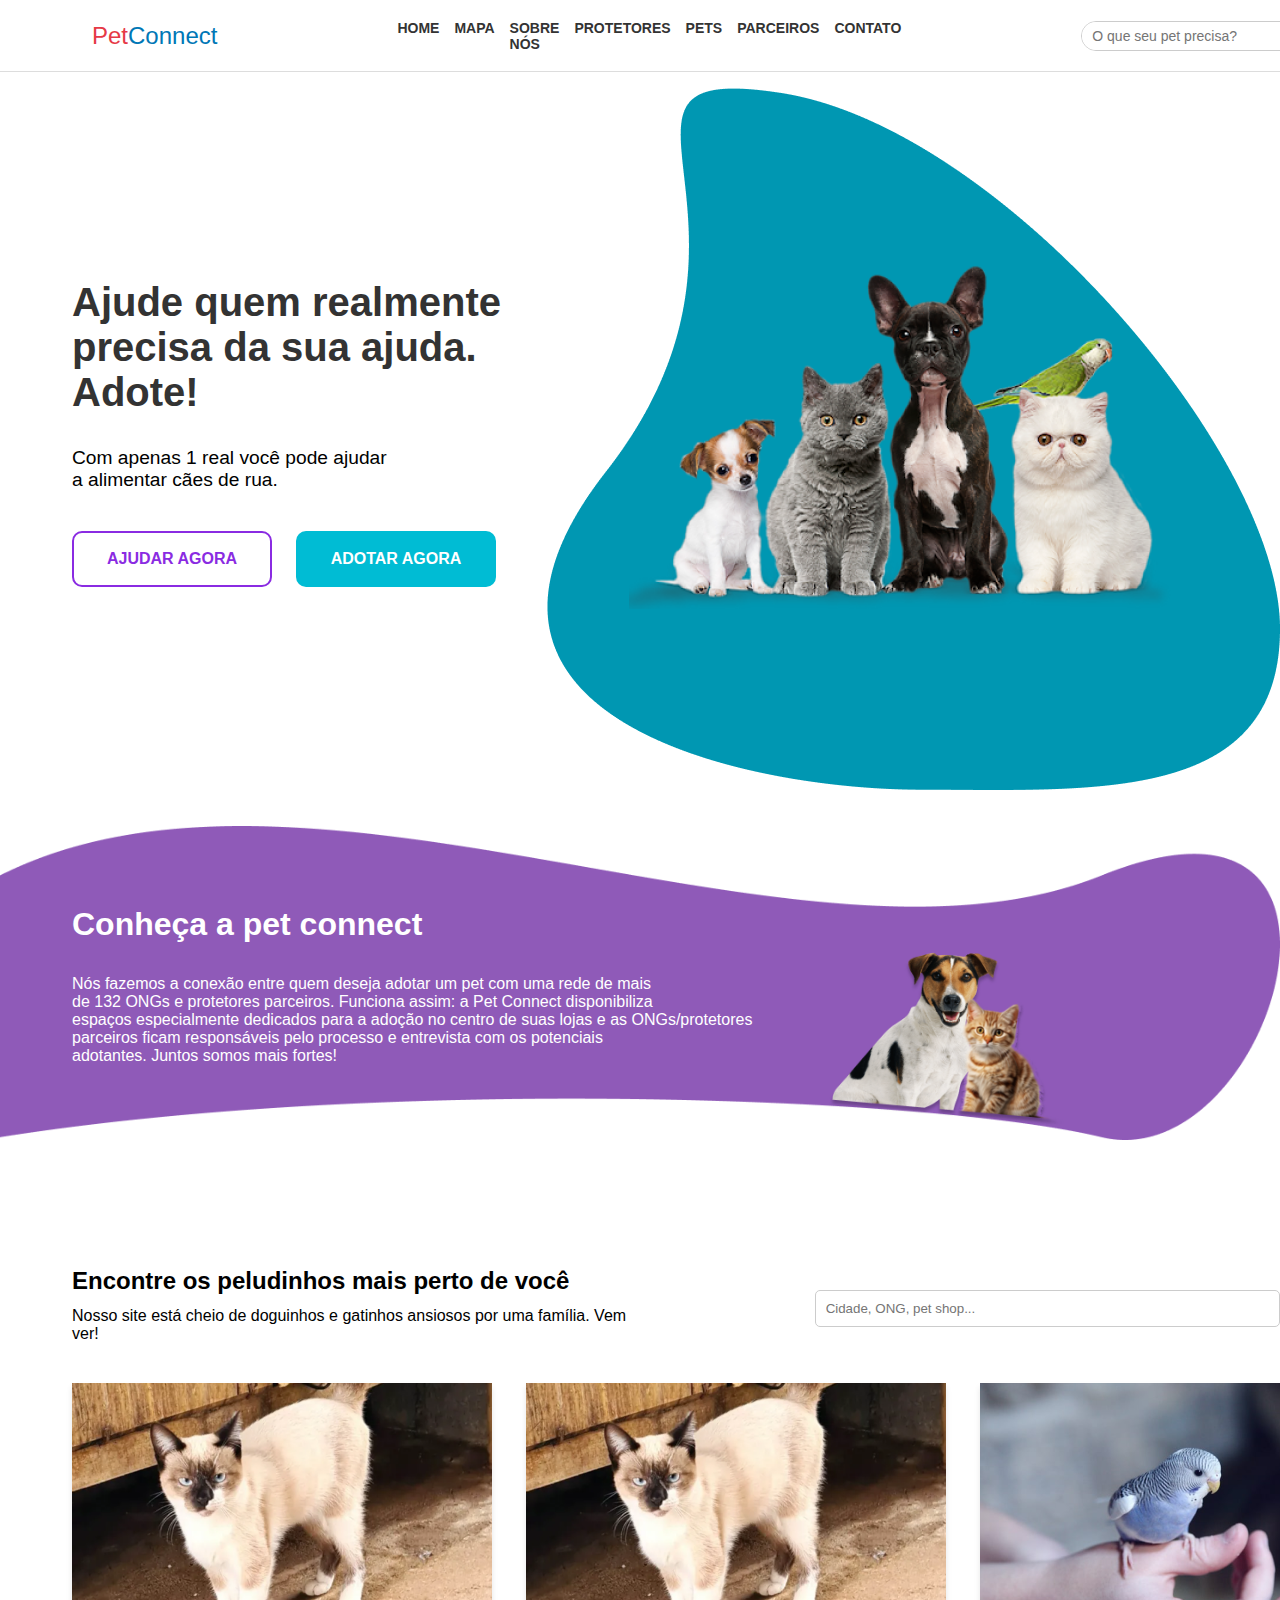
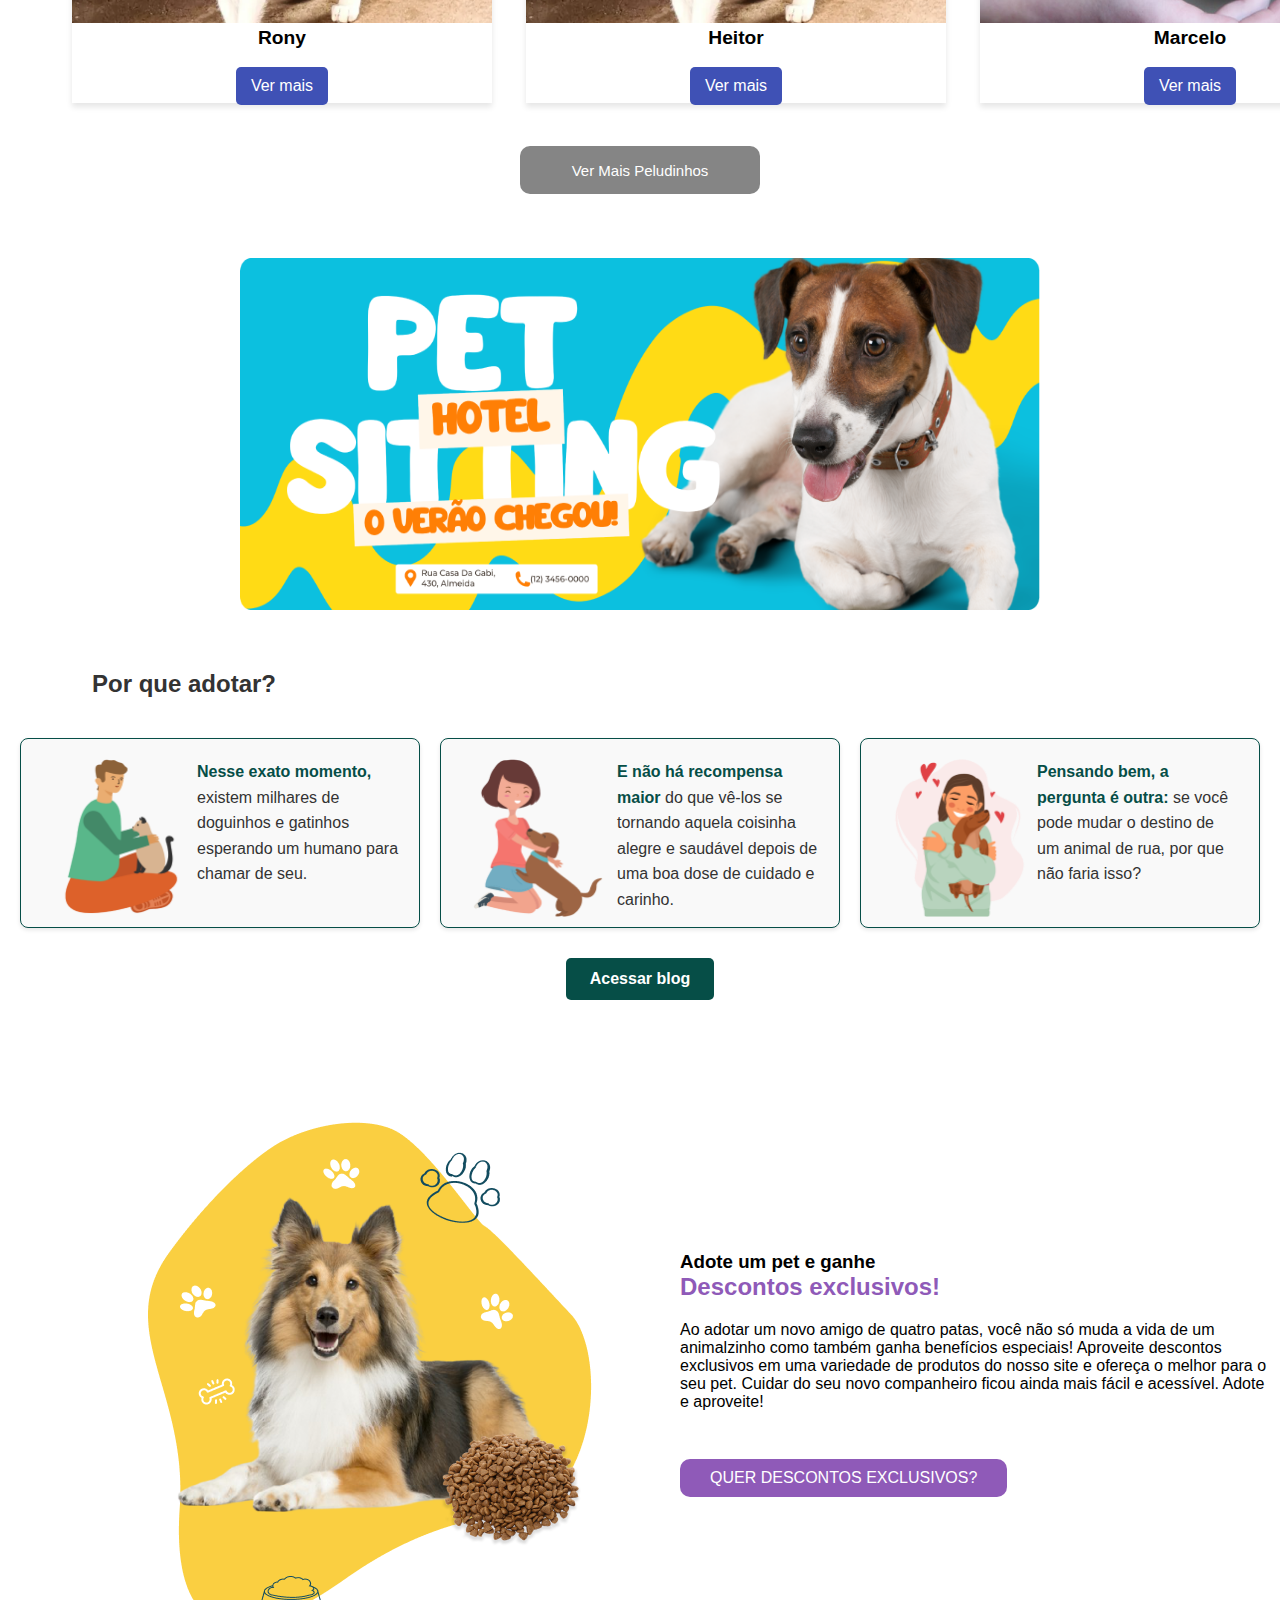
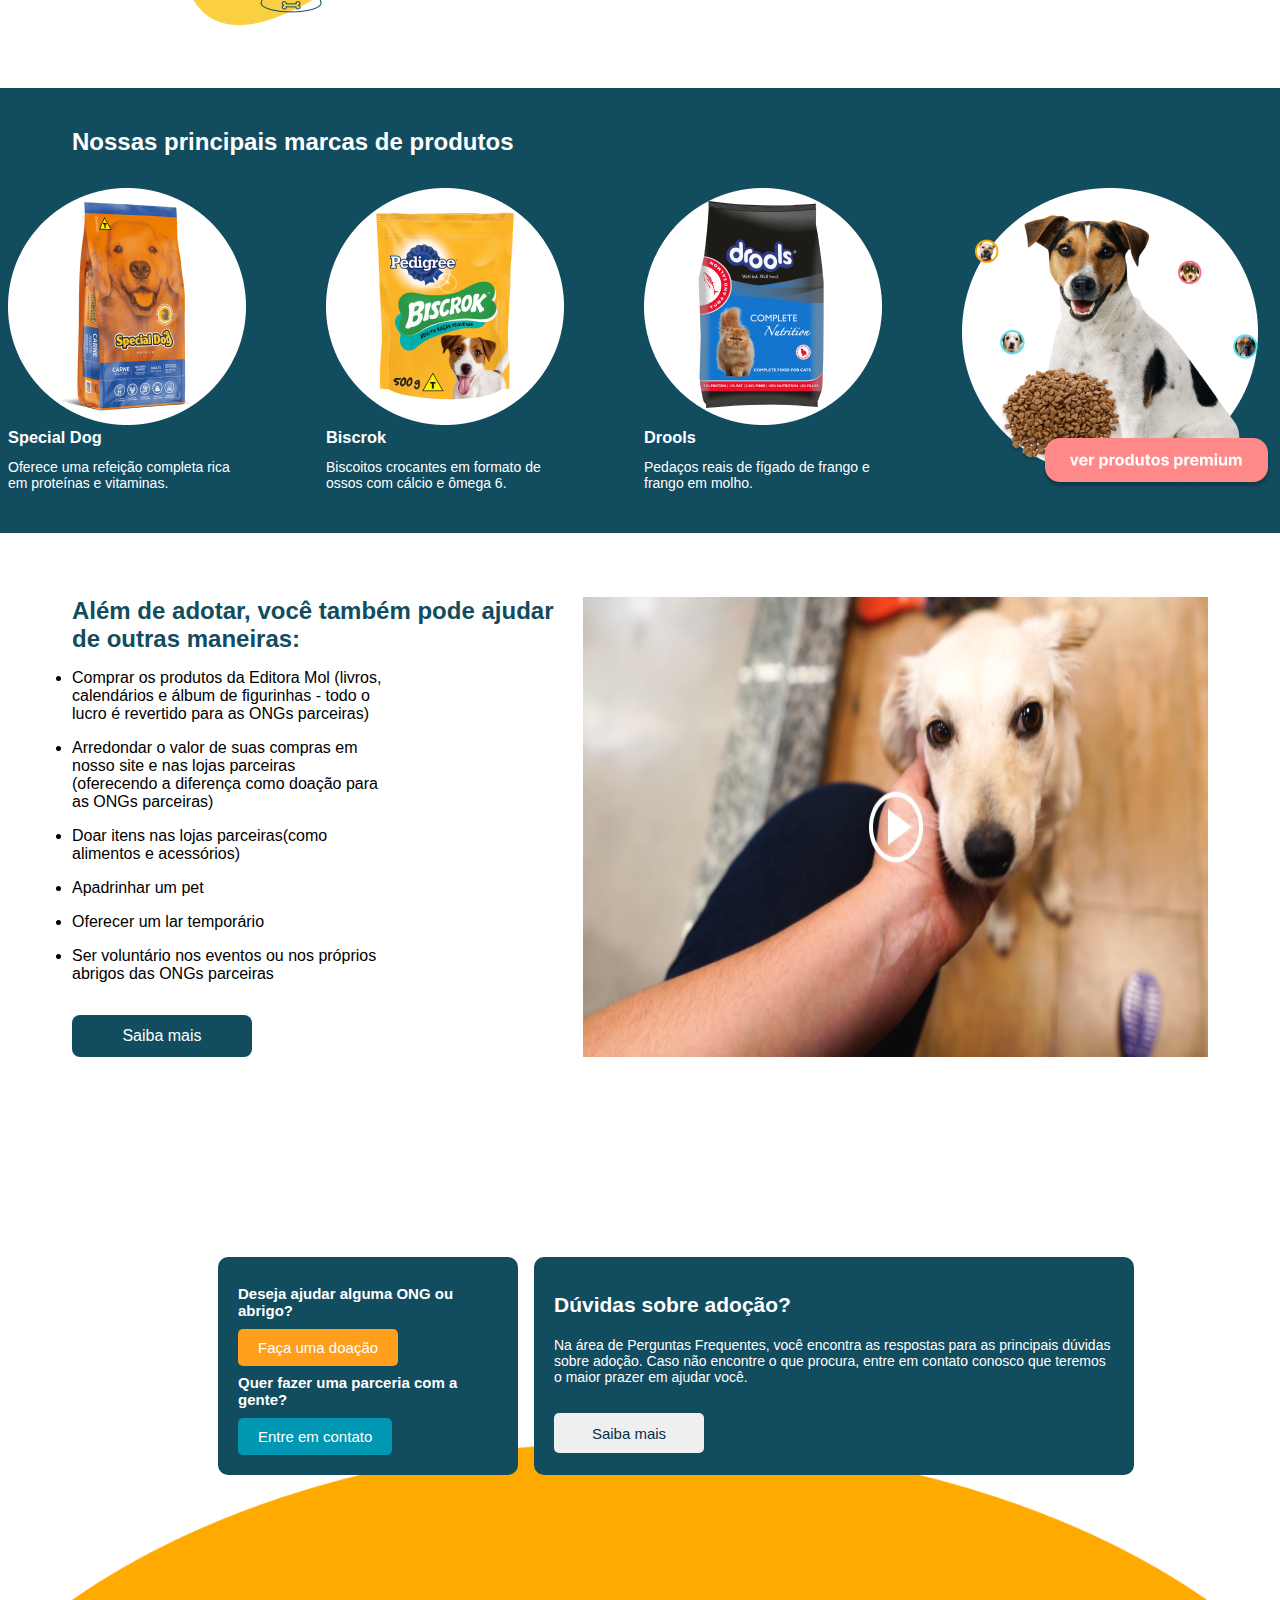
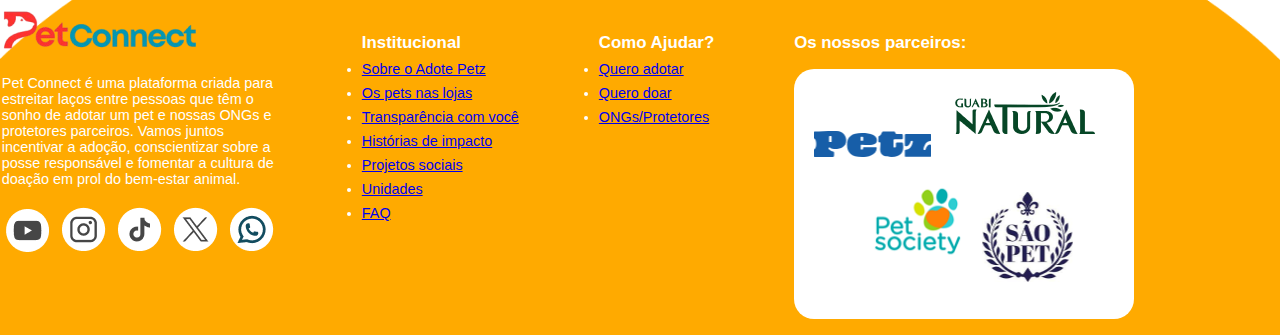
<file: Inicial-Logada/index.html>
<!DOCTYPE html>
<html lang="pt-br">

<head>
    <meta charset="UTF-8">
    <meta name="viewport" content="width=device-width, initial-scale=1.0">
    <title>Pet Connect</title>
    <link rel="stylesheet" href="style.css">
</head>

<body>
    <main>
        <!-- Hero Section -->
        <section class="hero">
            <header class="top-header">
                <div class="container">
                    <!-- Logo -->
                    <div class="logo">
                        <span class="red">Pet</span><span class="blue">Connect</span>
                    </div>

                    <!-- Navegação -->
                    <nav class="nav-menu">
                        <a href="#">HOME</a>
                        <a href="#">MAPA</a>
                        <a href="#">SOBRE NÓS</a>
                        <a href="#">PROTETORES</a>
                        <a href="#">PETS</a>
                        <a href="#">PARCEIROS</a>
                        <a href="#">CONTATO</a>
                    </nav>

                    <!-- Busca e ícones -->
                    <div class="search-cart-profile">
                        <div class="search-bar">
                            <input type="text" placeholder="O que seu pet precisa?">
                            <button><img src="Imagens/Lupa_inicial.png" alt="Ícone de busca"></button>
                        </div>
                        <div class="icons">
                            <img class="Carrinho" src="Imagens/carrinho.png" alt="Carrinho">
                            <a href="https://felipehpsenai.github.io/Petconnect/Perfil"><img class="pfp"class="profile" src="Imagens/iuricode_Barra.png" alt="Perfil"></a>
                        </div>
                    </div>
                </div>
            </header>
            <div class="hero-content">
                <div class="hero-text">
                    <h1>Ajude quem realmente precisa da sua ajuda. <br>
                        Adote!</h1>
                    <p>Com apenas 1 real você pode ajudar <br> a alimentar cães de rua.</p>
                    <div class="buttons">
                        <button class="btn-outline">AJUDAR AGORA</button>
                        <button class="btn-filled">ADOTAR AGORA</button>
                    </div>
                </div>
                <div class="hero-image">
                    <img class="Pets" src="Imagens/Fundo 1.png" alt="Animais para adoção">
                </div>
            </div>
        </section>

        <!-- About Section -->
        <section class="about">
            <div class="fundo2">
                <h1>Conheça a pet connect </h1>
                <p>
                    Nós fazemos a conexão entre quem deseja adotar um pet com uma rede de mais <br>de 132 ONGs e
                    protetores parceiros.
                    Funciona assim: a Pet Connect disponibiliza <br> espaços especialmente dedicados
                    para a adoção no centro de suas lojas e as ONGs/protetores <br>parceiros ficam responsáveis pelo
                    processo e entrevista com os potenciais <br>adotantes. Juntos somos mais fortes!</p>
            </div>
        </section>

        <!-- Pets List -->
        <section class="pets-list">
            <div class="container">
                <div>
                    <h2>Encontre os peludinhos mais perto de você</h2>
                    <p>Nosso site está cheio de doguinhos e gatinhos ansiosos por uma família.
                        Vem ver!</p>
                </div>
                <input type="text" placeholder="Cidade, ONG, pet shop...">
            </div>

            <div class="pets">
                <div class="pet-card">
                    <img src="Imagens/Rony.png" alt="Gato Rony">
                    <h3>Rony</h3>
                    <button>Ver mais</button>
                </div>
                <div class="pet-card">
                    <img src="Imagens/Rony.png" alt="Cachorro Heitor">
                    <h3>Heitor</h3>
                    <button>Ver mais</button>
                </div>
                <div class="pet-card">
                    <img src="Imagens/Marcelo.png" alt="Pássaro Marcelo">
                    <h3>Marcelo</h3>
                    <button>Ver mais</button>
                </div>
            </div>

            <div class="Ver_mais_div">
                <button class="Ver_Mais"> Ver Mais Peludinhos </button>
            </div>
        </section>
        <div class="slider-container">
            <div class="slider">
                <div class="slide">
                    <img src="Imagens/Banner pet sitters hotel minimalista laranja 1.png" alt="Pet Sitting">
                </div>
                <div class="slide">
                    <img src="Imagens/Banner_gato.png" alt="Hotel para Pets">
                </div>
            </div>
        </div>
        <section class="why-adopt">

            <h2>Por que adotar?</h2>

            <div class="container2">

                <div class="cards">
                    <div class="card">
                        <img src="Imagens/homem.png" alt="Mulher com cachorro">
                        <p>
                            <strong>Nesse exato momento,</strong> existem milhares de doguinhos e gatinhos esperando um
                            humano para chamar de seu.
                        </p>
                    </div>
                    <div class="card">
                        <img src="Imagens/Mulher_cachorro.png" alt="Homem com gato">
                        <p>
                            <strong>E não há recompensa maior</strong> do que vê-los se tornando aquela coisinha alegre
                            e saudável depois de uma boa dose de cuidado e carinho.
                        </p>
                    </div>
                    <div class="card">
                        <img src="Imagens/Mulher_carinho.png" alt="Mulher abraçando cachorro">
                        <p>
                            <strong>Pensando bem, a pergunta é outra:</strong> se você pode mudar o destino de um animal
                            de rua, por que não faria isso?
                        </p>
                    </div>
                </div>
                <button class="access-blog">Acessar blog</button>
            </div>
        </section>
        <section>
            <div class="adote_descontos">
                <img src="Imagens/cachorro_desconto.png" alt="cachorro_desconto">
                <div class="texto_descontos">
                    <h3> Adote um pet e ganhe</h3>
                    <h2 class="descontos_E">Descontos exclusivos!</h2>
                    <p>Ao adotar um novo amigo de quatro patas, você não só muda a vida de um animalzinho como também
                        ganha benefícios especiais!
                        Aproveite descontos exclusivos em uma variedade de produtos do nosso site e ofereça o melhor
                        para o seu pet.
                        Cuidar do seu novo companheiro ficou ainda mais fácil e acessível. Adote e aproveite! </p>
                    <button class="botão_descontos">QUER DESCONTOS EXCLUSIVOS?</button>
                </div>
            </div>
        </section>

        <section class="section2">
            <h2> Nossas principais marcas de produtos </h2>
            <div class="div1">
                <div class="div_second">
                    <img src="Imagens/Ração_1.png" alt="">
                    <h3>Special Dog</h3>
                    <p class="info_p">Oferece uma refeição completa
                        rica em proteínas e vitaminas.</p>
                </div>
                <div class="div_second">
                    <img src="Imagens/Ração 2.png" alt="">
                    <h3>Biscrok</h3>
                    <p class="info_p">Biscoitos crocantes em formato de ossos com cálcio e ômega 6.</p>
                </div>
                <div class="div_second">
                    <img src="Imagens/ração 3.png" alt="">
                    <h3>Drools </h3>
                    <p class="info_p">Pedaços reais de fígado de frango e frango em molho.</p>
                </div>
                <div class="div_second">
                    <img src="Imagens/cachorro-5.png" alt="">
                </div>
            </div>
        </section>
    </main>
    <section class="Info_sec">
        <div class="infos">
            <h2 class="h2_info">Além de adotar, você também pode ajudar de outras maneiras:</h2>
            <ul class="ul_info">
                <li>
                    Comprar os produtos da Editora Mol (livros, calendários e álbum de figurinhas - todo o lucro é
                    revertido para as ONGs parceiras)
                </li>
                <li>
                    Arredondar o valor de suas compras em nosso site e nas lojas parceiras (oferecendo a diferença como
                    doação para as ONGs parceiras)
                </li>
                <li>
                    Doar itens nas lojas parceiras(como alimentos e acessórios)
                </li>
                <li>
                    Apadrinhar um pet
                </li>
                <li>
                    Oferecer um lar temporário
                </li>
                <li>
                    Ser voluntário nos eventos ou nos próprios abrigos das ONGs parceiras
                </li>
            </ul>
            <button class="btn_info"> Saiba mais</button>
        </div>

        <img src="Imagens/imagem ou video.png">
    </section>
    <footer>
        <div class="cards_1">

            <div class="card_1">
                <h2>Deseja ajudar alguma ONG ou abrigo?</h2>
                <button class="btn-orange">Faça uma doação</button>
                <h2>Quer fazer uma parceria com a gente?</h2>
                <button class="btn-blue">Entre em contato</button>
            </div>

            <div class="faq">
                <h2>Dúvidas sobre adoção?</h2>
                <p>Na área de Perguntas Frequentes, você encontra as respostas para as principais dúvidas sobre
                    adoção. Caso
                    não encontre o que procura, entre em contato conosco que teremos o maior prazer em ajudar você.
                </p>
                <button class="btn-white">Saiba mais</button>
            </div>

        </div>

        <div class="about_1">
            <div class="about-content">
                <img src="Imagens/PetConnect-removebg-preview 2.png" alt="Logo">
                <p>Pet Connect é uma plataforma criada para estreitar laços entre pessoas que têm o sonho de adotar
                    um
                    pet e nossas ONGs e protetores parceiros. Vamos juntos incentivar a adoção, conscientizar sobre
                    a
                    posse responsável e fomentar a cultura de doação em prol do bem-estar animal.</p>
                <div class="social-icons">
                    <img src="Imagens/Group-1.png" alt="">
                    <img src="Imagens/Group-2.png" alt="">
                    <img src="Imagens/Group-3.png" alt="">
                    <img src="Imagens/Group-4.png" alt="">
                    <img src="Imagens/Group.png" alt="">
                </div>
            </div>
            <div class="footer">
                <div class="Institucional">
                    <h3>Institucional</h3>
                    <ul>
                        <li><a href="#">Sobre o Adote Petz</a></li>
                        <li><a href="#">Os pets nas lojas</a></li>
                        <li><a href="#">Transparência com você</a></li>
                        <li><a href="#">Histórias de impacto</a></li>
                        <li><a href="#">Projetos sociais</a></li>
                        <li><a href="#">Unidades</a></li>
                        <li><a href="#">FAQ</a></li>
                    </ul>
                </div>
                <div class="links">
                    <h3>Como Ajudar?</h3>
                    <ul>
                        <li><a href="#">Quero adotar</a></li>
                        <li><a href="#">Quero doar</a></li>
                        <li><a href="#">ONGs/Protetores</a></li>
                    </ul>
                </div>
                <div class="partners">
                    <h3>Os nossos parceiros:</h3>
                    <div class="background-card">
                        <img src="Imagens/image 17.png" alt="Parceiro Petz">
                        <img src="Imagens/image 18.png" alt="Parceiro Guabi Natural">
                        <img src="Imagens/image 19.png" alt="Parceiro Pet Society">
                        <img src="Imagens/image 20.png" alt="Parceiro São Pet">
                    </div>
                </div>
            </div>
            <div>
            </div>
    </footer>
    <script src="script.js"></script>
</body>

</html>
</file>
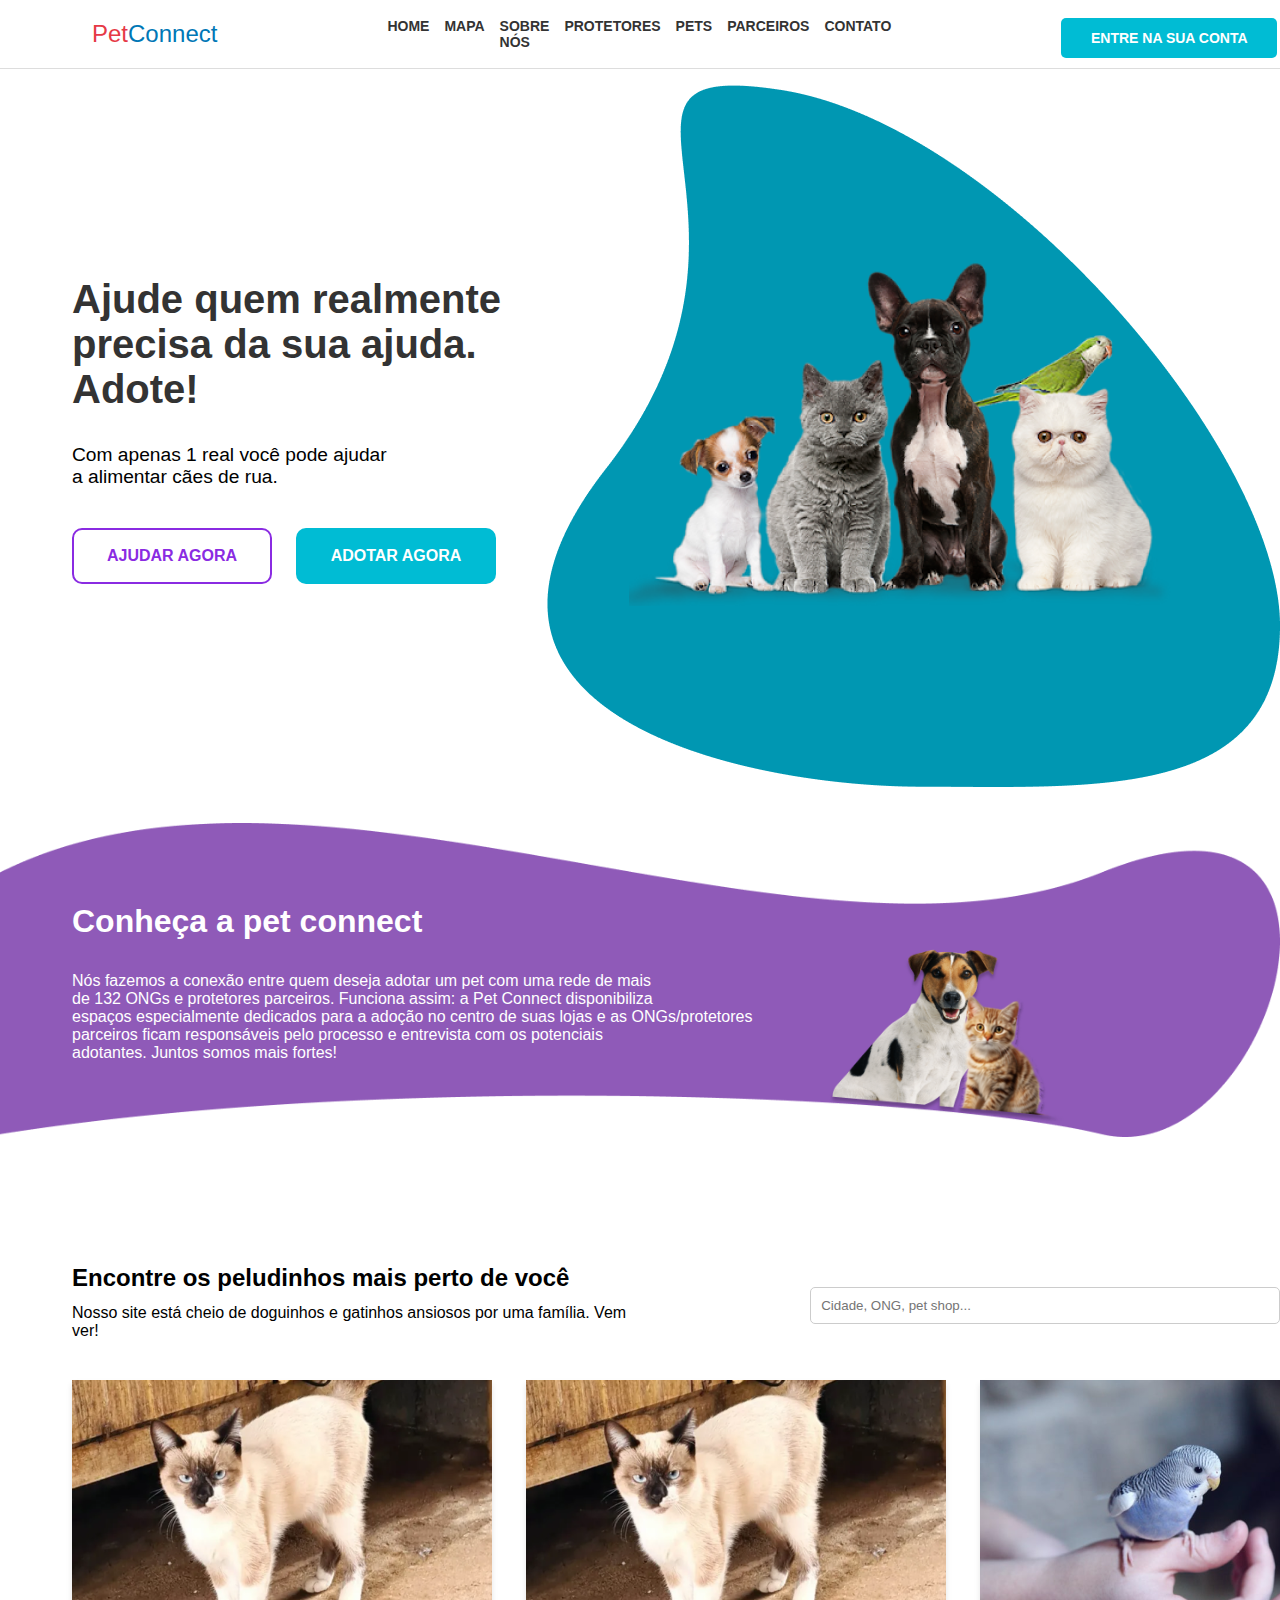
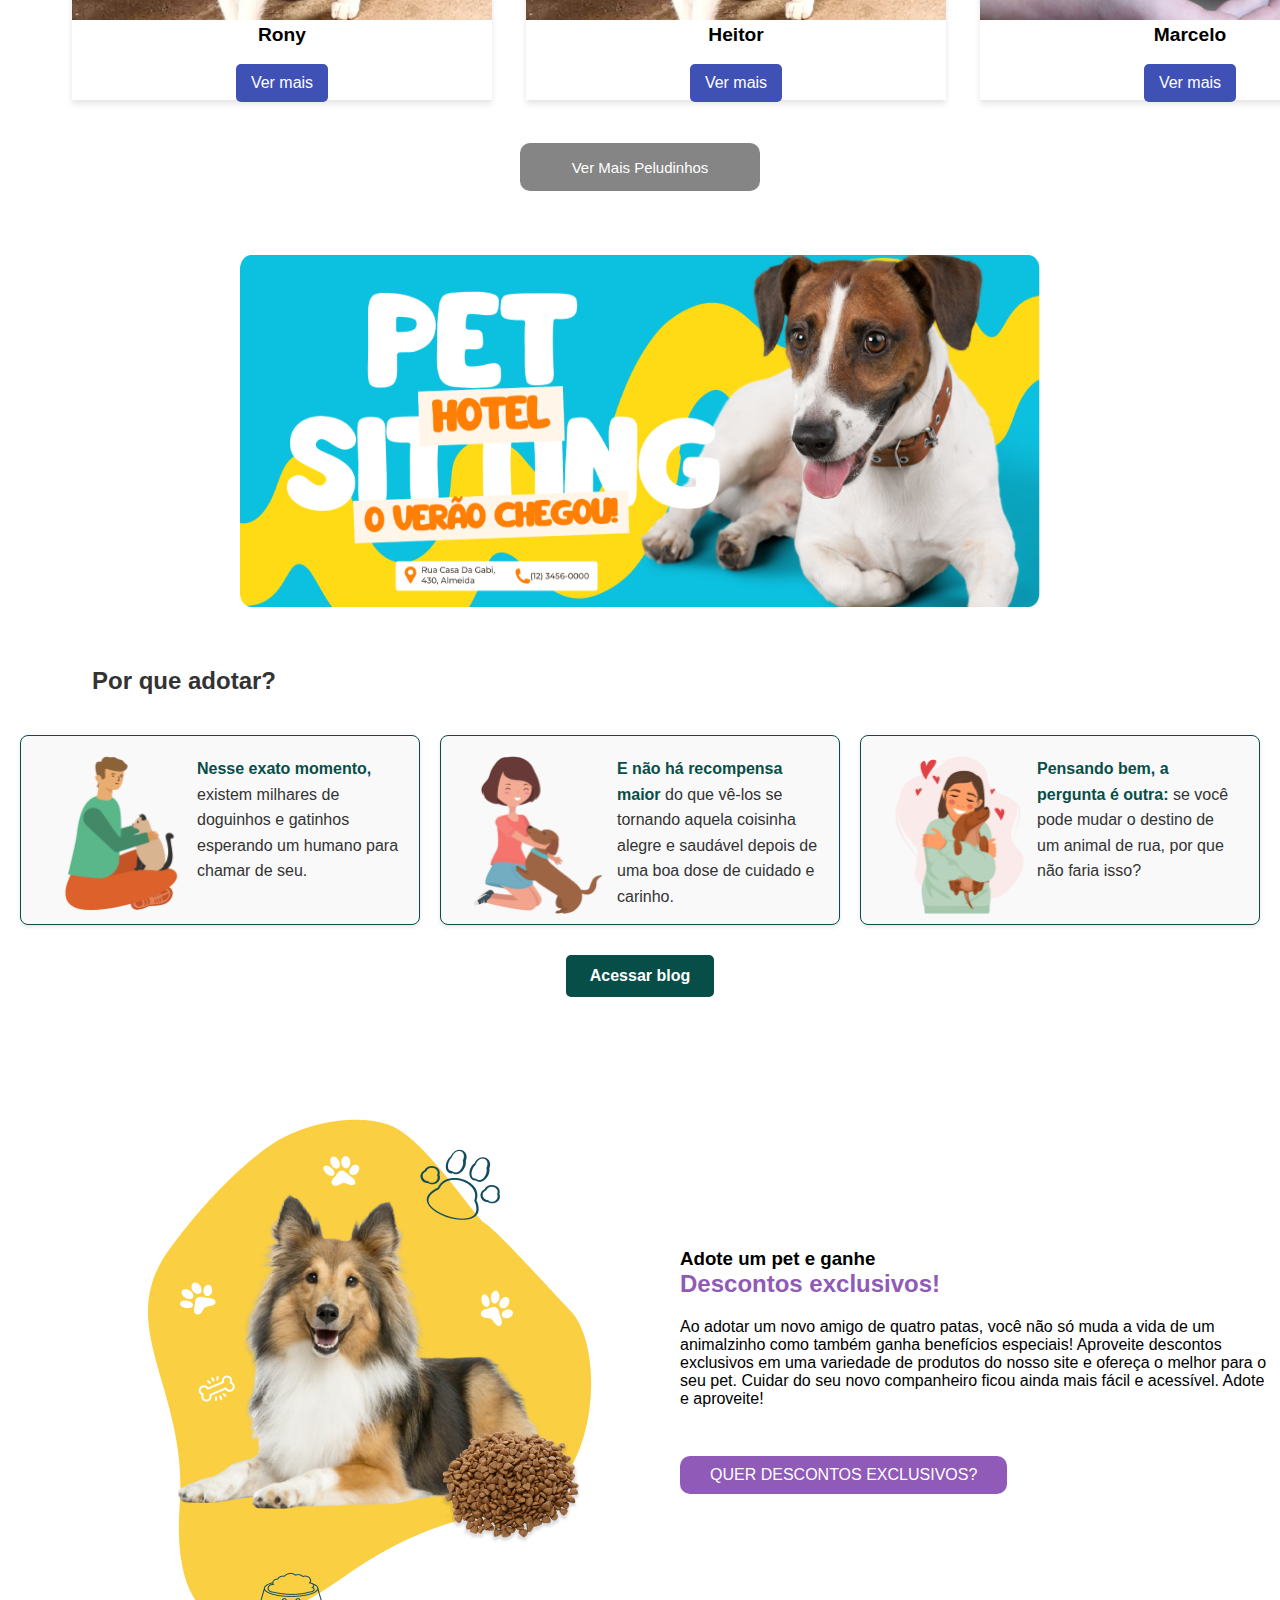
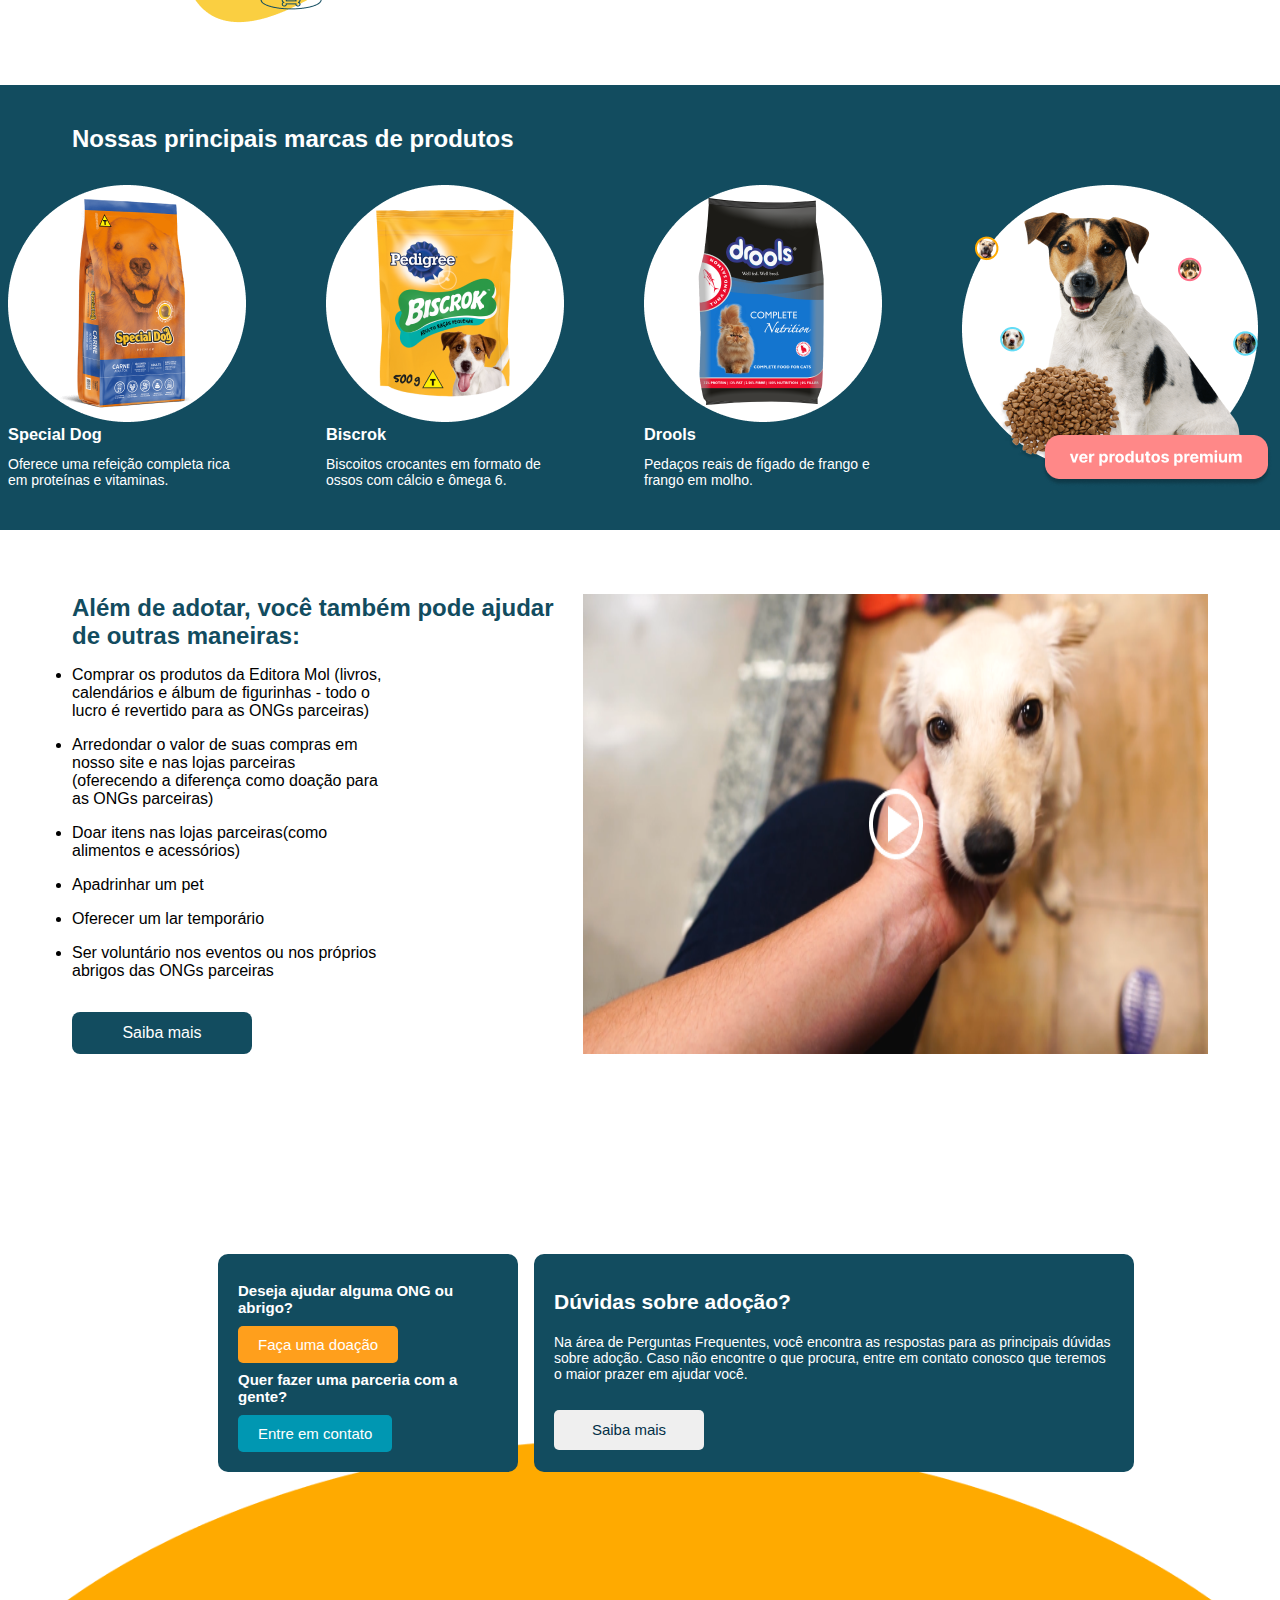
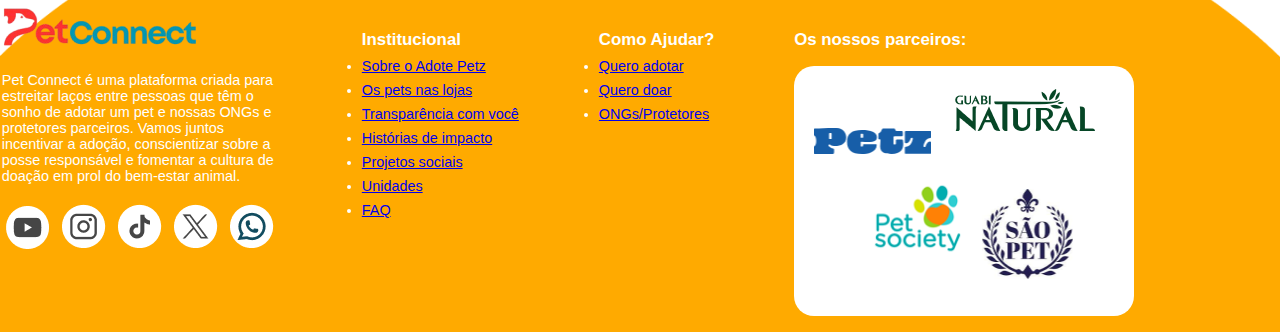
<file: Inicial/index.html>
<!DOCTYPE html>
<html lang="pt-br">

<head>
    <meta charset="UTF-8">
    <meta name="viewport" content="width=device-width, initial-scale=1.0">
    <title>Pet Connect</title>
    <link rel="stylesheet" href="style.css">
</head>

<body>
    <main>
        <!-- Hero Section -->
        <section class="hero">
            <header class="top-header">
                <div class="container">
                    <!-- Logo -->
                    <div class="logo">
                        <span class="red">Pet</span><span class="blue">Connect</span>
                    </div>

                    <!-- Navegação -->
                    <nav class="nav-menu">
                        <a href="#">HOME</a>
                        <a href="#">MAPA</a>
                        <a href="#">SOBRE NÓS</a>
                        <a href="#">PROTETORES</a>
                        <a href="#">PETS</a>
                        <a href="#">PARCEIROS</a>
                        <a href="#">CONTATO</a>
                    </nav>

                    <!-- Busca e ícones -->
                    <div class="search-cart-profile">
                        <div class="buttons">
                            <a href="https://felipehpsenai.github.io/Petconnect/Login/"> <button  class="btn-1">ENTRE NA SUA CONTA</button> </a>
                          <a href="https://felipehpsenai.github.io/Petconnect/Login/"> <button  class="btn-2">CADASTRE-SE</button></a>
                        </div>
                        </div>
                    </div>
                </div>
            </header>
            <div class="hero-content">
                <div class="hero-text">
                    <h1>Ajude quem realmente precisa da sua ajuda. <br>
                        Adote!</h1>
                    <p>Com apenas 1 real você pode ajudar <br> a alimentar cães de rua.</p>
                    <div class="buttons">
                        <button class="btn-outline">AJUDAR AGORA</button>
                        <button class="btn-filled">ADOTAR AGORA</button>
                    </div>
                </div>
                <div class="hero-image">
                    <img class="Pets" src="Imagens/Fundo 1.png" alt="Animais para adoção">
                </div>
            </div>
        </section>

        <!-- About Section -->
        <section class="about">
            <div class="fundo2">
                <h1>Conheça a pet connect </h1>
                <p>
                    Nós fazemos a conexão entre quem deseja adotar um pet com uma rede de mais <br>de 132 ONGs e
                    protetores parceiros.
                    Funciona assim: a Pet Connect disponibiliza <br> espaços especialmente dedicados
                    para a adoção no centro de suas lojas e as ONGs/protetores <br>parceiros ficam responsáveis pelo
                    processo e entrevista com os potenciais <br>adotantes. Juntos somos mais fortes!</p>
            </div>
        </section>

        <!-- Pets List -->
        <section class="pets-list">
            <div class="container">
                <div>
                    <h2>Encontre os peludinhos mais perto de você</h2>
                    <p>Nosso site está cheio de doguinhos e gatinhos ansiosos por uma família.
                        Vem ver!</p>
                </div>
                <input type="text" placeholder="Cidade, ONG, pet shop...">
            </div>

            <div class="pets">
                <div class="pet-card">
                    <img src="Imagens/Rony.png" alt="Gato Rony">
                    <h3>Rony</h3>
                    <button>Ver mais</button>
                </div>
                <div class="pet-card">
                    <img src="Imagens/Rony.png" alt="Cachorro Heitor">
                    <h3>Heitor</h3>
                    <button>Ver mais</button>
                </div>
                <div class="pet-card">
                    <img src="Imagens/Marcelo.png" alt="Pássaro Marcelo">
                    <h3>Marcelo</h3>
                    <button>Ver mais</button>
                </div>
            </div>

            <div class="Ver_mais_div">
                <button class="Ver_Mais"> Ver Mais Peludinhos </button>
            </div>
        </section>
        <div class="slider-container">
            <div class="slider">
                <div class="slide">
                    <img src="Imagens/Banner pet sitters hotel minimalista laranja 1.png" alt="Pet Sitting">
                </div>
                <div class="slide">
                    <img src="Imagens/Banner_gato.png" alt="Hotel para Pets">
                </div>
            </div>
        </div>
        <section class="why-adopt">

            <h2>Por que adotar?</h2>

            <div class="container2">

                <div class="cards">
                    <div class="card">
                        <img src="Imagens/homem.png" alt="Mulher com cachorro">
                        <p>
                            <strong>Nesse exato momento,</strong> existem milhares de doguinhos e gatinhos esperando um
                            humano para chamar de seu.
                        </p>
                    </div>
                    <div class="card">
                        <img src="Imagens/Mulher_cachorro.png" alt="Homem com gato">
                        <p>
                            <strong>E não há recompensa maior</strong> do que vê-los se tornando aquela coisinha alegre
                            e saudável depois de uma boa dose de cuidado e carinho.
                        </p>
                    </div>
                    <div class="card">
                        <img src="Imagens/Mulher_carinho.png" alt="Mulher abraçando cachorro">
                        <p>
                            <strong>Pensando bem, a pergunta é outra:</strong> se você pode mudar o destino de um animal
                            de rua, por que não faria isso?
                        </p>
                    </div>
                </div>
                <button class="access-blog">Acessar blog</button>
            </div>
        </section>
        <section>
            <div class="adote_descontos">
                <img src="Imagens/cachorro_desconto.png" alt="cachorro_desconto">
                <div class="texto_descontos">
                    <h3> Adote um pet e ganhe</h3>
                    <h2 class="descontos_E">Descontos exclusivos!</h2>
                    <p>Ao adotar um novo amigo de quatro patas, você não só muda a vida de um animalzinho como também
                        ganha benefícios especiais!
                        Aproveite descontos exclusivos em uma variedade de produtos do nosso site e ofereça o melhor
                        para o seu pet.
                        Cuidar do seu novo companheiro ficou ainda mais fácil e acessível. Adote e aproveite! </p>
                    <button class="botão_descontos">QUER DESCONTOS EXCLUSIVOS?</button>
                </div>
            </div>
        </section>

        <section class="section2">
            <h2> Nossas principais marcas de produtos </h2>
            <div class="div1">
                <div class="div_second">
                    <img src="Imagens/Ração_1.png" alt="">
                    <h3>Special Dog</h3>
                    <p class="info_p">Oferece uma refeição completa
                        rica em proteínas e vitaminas.</p>
                </div>
                <div class="div_second">
                    <img src="Imagens/Ração 2.png" alt="">
                    <h3>Biscrok</h3>
                    <p class="info_p">Biscoitos crocantes em formato de ossos com cálcio e ômega 6.</p>
                </div>
                <div class="div_second">
                    <img src="Imagens/ração 3.png" alt="">
                    <h3>Drools </h3>
                    <p class="info_p">Pedaços reais de fígado de frango e frango em molho.</p>
                </div>
                <div class="div_second">
                    <img src="Imagens/cachorro-5.png" alt="">
                </div>
            </div>
        </section>
    </main>
    <section class="Info_sec">
        <div class="infos">
            <h2 class="h2_info">Além de adotar, você também pode ajudar de outras maneiras:</h2>
            <ul class="ul_info">
                <li>
                    Comprar os produtos da Editora Mol (livros, calendários e álbum de figurinhas - todo o lucro é
                    revertido para as ONGs parceiras)
                </li>
                <li>
                    Arredondar o valor de suas compras em nosso site e nas lojas parceiras (oferecendo a diferença como
                    doação para as ONGs parceiras)
                </li>
                <li>
                    Doar itens nas lojas parceiras(como alimentos e acessórios)
                </li>
                <li>
                    Apadrinhar um pet
                </li>
                <li>
                    Oferecer um lar temporário
                </li>
                <li>
                    Ser voluntário nos eventos ou nos próprios abrigos das ONGs parceiras
                </li>
            </ul>
            <button class="btn_info"> Saiba mais</button>
        </div>

        <img src="Imagens/imagem ou video.png">
    </section>
    <footer>
        <div class="cards_1">

            <div class="card_1">
                <h2>Deseja ajudar alguma ONG ou abrigo?</h2>
                <button class="btn-orange">Faça uma doação</button>
                <h2>Quer fazer uma parceria com a gente?</h2>
                <button class="btn-blue">Entre em contato</button>
            </div>

            <div class="faq">
                <h2>Dúvidas sobre adoção?</h2>
                <p>Na área de Perguntas Frequentes, você encontra as respostas para as principais dúvidas sobre
                    adoção. Caso
                    não encontre o que procura, entre em contato conosco que teremos o maior prazer em ajudar você.
                </p>
                <button class="btn-white">Saiba mais</button>
            </div>

        </div>

        <div class="about_1">
            <div class="about-content">
                <img src="Imagens/PetConnect-removebg-preview 2.png" alt="Logo">
                <p>Pet Connect é uma plataforma criada para estreitar laços entre pessoas que têm o sonho de adotar
                    um
                    pet e nossas ONGs e protetores parceiros. Vamos juntos incentivar a adoção, conscientizar sobre
                    a
                    posse responsável e fomentar a cultura de doação em prol do bem-estar animal.</p>
                <div class="social-icons">
                    <img src="Imagens/Group-1.png" alt="">
                    <img src="Imagens/Group-2.png" alt="">
                    <img src="Imagens/Group-3.png" alt="">
                    <img src="Imagens/Group-4.png" alt="">
                    <img src="Imagens/Group.png" alt="">
                </div>
            </div>
            <div class="footer">
                <div class="Institucional">
                    <h3>Institucional</h3>
                    <ul>
                        <li><a href="#">Sobre o Adote Petz</a></li>
                        <li><a href="#">Os pets nas lojas</a></li>
                        <li><a href="#">Transparência com você</a></li>
                        <li><a href="#">Histórias de impacto</a></li>
                        <li><a href="#">Projetos sociais</a></li>
                        <li><a href="#">Unidades</a></li>
                        <li><a href="#">FAQ</a></li>
                    </ul>
                </div>
                <div class="links">
                    <h3>Como Ajudar?</h3>
                    <ul>
                        <li><a href="#">Quero adotar</a></li>
                        <li><a href="#">Quero doar</a></li>
                        <li><a href="#">ONGs/Protetores</a></li>
                    </ul>
                </div>
                <div class="partners">
                    <h3>Os nossos parceiros:</h3>
                    <div class="background-card">
                        <img src="Imagens/image 17.png" alt="Parceiro Petz">
                        <img src="Imagens/image 18.png" alt="Parceiro Guabi Natural">
                        <img src="Imagens/image 19.png" alt="Parceiro Pet Society">
                        <img src="Imagens/image 20.png" alt="Parceiro São Pet">
                    </div>
                </div>
            </div>
            <div>
            </div>
    </footer>
    <script src="script.js"></script>
</body>

</html>
</file>
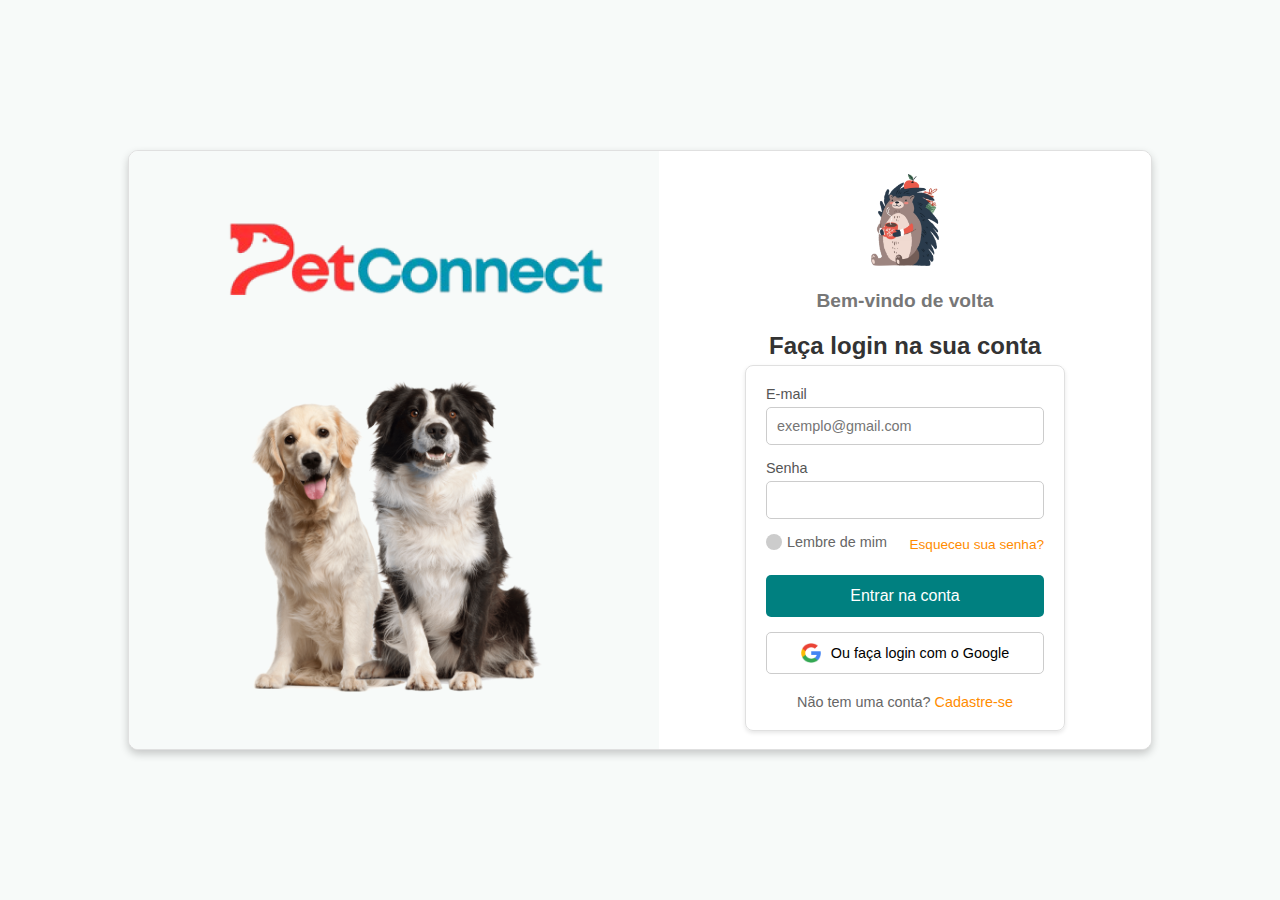
<file: Login/Index.html>
<!DOCTYPE html>
<html lang="pt">
<head>
    <meta charset="UTF-8">
    <meta name="viewport" content="width=device-width, initial-scale=1.0">
    <title>PetConnect Login</title>
    <link rel="stylesheet" href="Styles.css">
</head>
<body>
    <div class="container">
        <div class="left-section">
            <img src="Imagens/logo_pet.png" alt="PetConnect Logo" class="logo">
            <div class="dogs">
                <img src="Imagens/Pets-login (1).png" alt="Cachorros" class="dog-image">
            </div>
        </div>

        <div class="right-section">
            <img src="Imagens/natal.png" alt="Hedgehog Icon" class="hedgehog">
            <h3>Bem-vindo de volta</h3 class="Welcome">
            <h2>Faça login na sua conta</h2 class="faça_login">

            <div class="login-box">
                <form action="#" method="post">
                    <label for="email">E-mail</label>
                    <input type="email" id="email" placeholder="exemplo@gmail.com" required>

                    <label for="password">Senha</label>
                    <input type="password" id="password" placeholder="" required>

                    <div class="options">
                        <label class="remember-option">
                            <input type="checkbox" id="remember">
                            Lembre de mim
                        </label>
                        <a href="#" class="forgot-password">Esqueceu sua senha?</a>
                    </div>

                    <button type="submit" class="login-button">Entrar na conta</button>
                </form>

                <button type="button" class="google-login">
                    <img src="Imagens/google.png" alt="Google Icon"> Ou faça login com o Google
                </button>

                <p class="register-text">Não tem uma conta? <a href="#" class="register-link">Cadastre-se</a></p>
            </div>
        </div>
    </div>
</body>
</html>
</file>
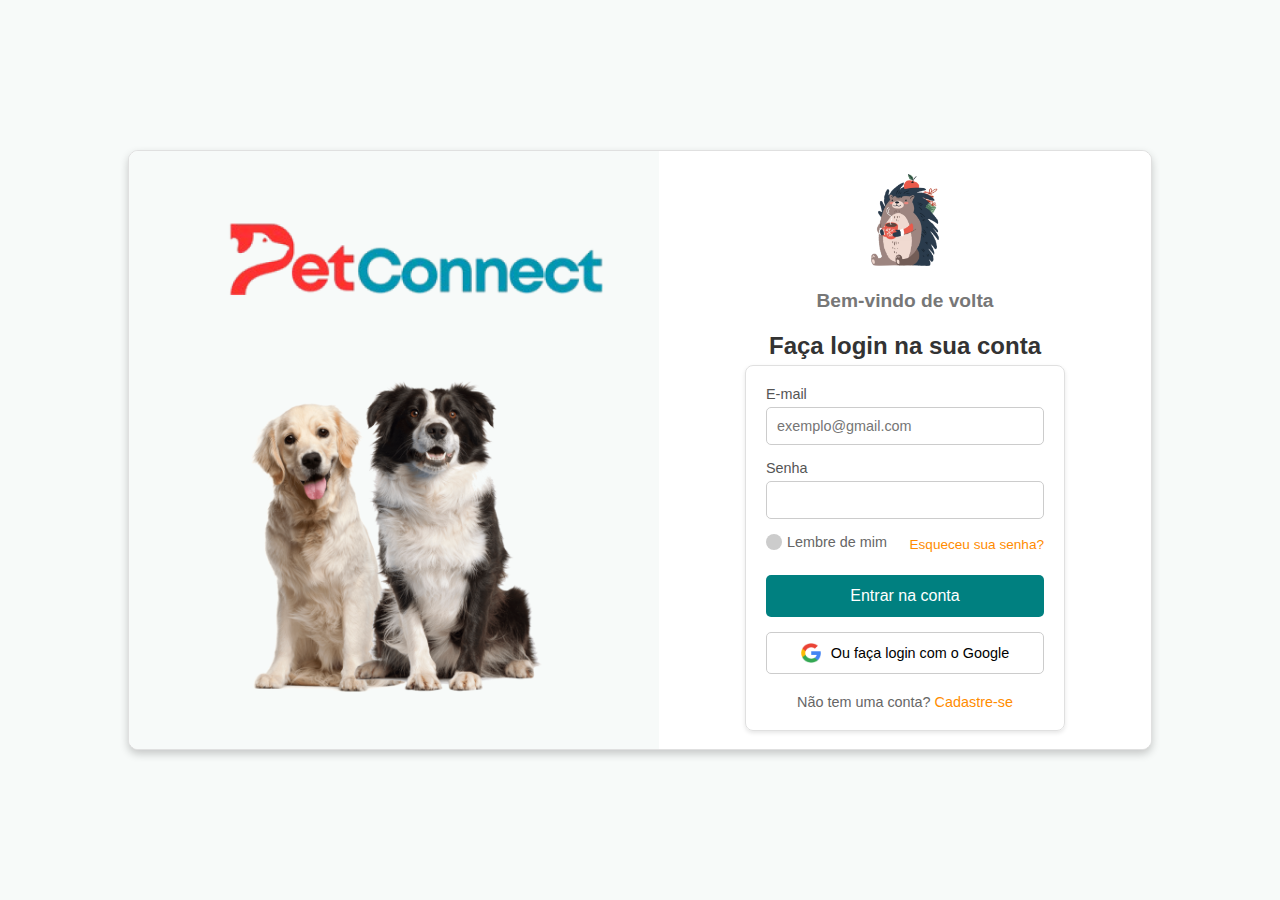
<file: Login/index.html>
<!DOCTYPE html>
<html lang="pt">
<head>
    <meta charset="UTF-8">
    <meta name="viewport" content="width=device-width, initial-scale=1.0">
    <title>PetConnect Login</title>
    <link rel="stylesheet" href="Styles.css">
</head>
<body>
    <div class="container">
        <div class="left-section">
            <img src="Imagens/logo_pet.png" alt="PetConnect Logo" class="logo">
            <div class="dogs">
                <img src="Imagens/Pets-login (1).png" alt="Cachorros" class="dog-image">
            </div>
        </div>

        <div class="right-section">
            <img src="Imagens/natal.png" alt="Hedgehog Icon" class="hedgehog">
            <h3>Bem-vindo de volta</h3 class="Welcome">
            <h2>Faça login na sua conta</h2 class="faça_login">

            <div class="login-box">
                <form action="#" method="post">
                    <label for="email">E-mail</label>
                    <input type="email" id="email" placeholder="exemplo@gmail.com" required>

                    <label for="password">Senha</label>
                    <input type="password" id="password" placeholder="" required>

                    <div class="options">
                        <label class="remember-option">
                            <input type="checkbox" id="remember">
                            Lembre de mim
                        </label>
                        <a href="#" class="forgot-password">Esqueceu sua senha?</a>
                    </div>
                    
                     
    <button onclick="window.location.href='https://felipehpsenai.github.io/Petconnect/Inicial-Logada/';" class="login-button">Entrar na conta</button>


                    
                </form>

                <button type="button" class="google-login">
                    <img src="Imagens/google.png" alt="Google Icon"> Ou faça login com o Google
                </button>

                <p class="register-text">Não tem uma conta? <a href="#" class="register-link">Cadastre-se</a></p>
            </div>
        </div>
    </div>
</body>
</html>
</file>
<file: Login/Styles.css>
* {
    margin: 0;
    padding: 0;
    box-sizing: border-box;
    font-family: Arial, sans-serif;
}

body, html {
    width: 100%;
    height: 100%;
    display: flex;
    justify-content: center;
    align-items: center;
    background-color: #f7faf9;
}

.container {
    display: flex;
    width: 80%;
    max-width: 1200px;
    height: 600px;
    background-color: #ffffff;
    border: 1px solid #e0e0e0;
    border-radius: 10px;
    box-shadow: 0 4px 8px rgba(0, 0, 0, 0.2);
    overflow: hidden;
}

.left-section {
    flex: 1;
    background-color: #f7faf9;
    display: flex;
    flex-direction: column;
    align-items: center;
    justify-content: center;
    padding: 20px;
    text-align: center;
}

.logo {
    width: 490px;
    margin-bottom: 20px;
}

.dogs {
    display: flex;
    gap:-90px;
}

.dog-image {
    width: 340px;
    height: auto;
}

.right-section {
    flex: 1;
    display: flex;
    flex-direction: column;
    justify-content: center;
    align-items: center;
    padding: 40px;
    background-color: #ffffff;
    text-align: center;
}

.hedgehog {
    width: 100px;
    margin-bottom: 20px;
}

h2 {
    color: #333;
    font-size: 1.5rem;
    margin-bottom: 5px;
}

h3 {
    color: #777;
    font-size: 1.2rem;
    margin-bottom: 20px;
}

.login-box {
    width: 100%;
    max-width: 320px;
    padding: 20px;
    border: 1px solid #e0e0e0;
    border-radius: 8px;
    box-shadow: 0 2px 4px rgba(0, 0, 0, 0.1);
    text-align: center;
}

label {
    display: block;
    font-size: 0.9rem;
    color: #555;
    margin-bottom: 5px;
    text-align: left;
}

input[type="email"], input[type="password"] {
    width: 100%;
    padding: 10px;
    margin-bottom: 15px;
    border: 1px solid #ccc;
    border-radius: 5px;
    font-size: 0.9rem;
}

.options {
    display: flex;
    justify-content: space-between;
    align-items: center;
    font-size: 0.85rem;
    color: #666;
    margin-bottom: 20px;
}


.remember-option {
    display: flex;
    align-items: center;
    gap: 5px;
    color: #666;
}

input[type="checkbox"] {
    width: 16px;
    height: 16px;
    margin: 0;
    border-radius: 50%; 
    appearance: none; 
    background-color: #ccc;
    cursor: pointer;
    position: relative;
}

input[type="checkbox"]:checked {
    background-color: #008080; 
}

input[type="checkbox"]::after {
    content: '';
    position: absolute;
    top: 50%;
    left: 50%;
    transform: translate(-50%, -50%);
    width: 10px;
    height: 10px;
    border-radius: 50%;
    background-color: white;
    display: none;
}

input[type="checkbox"]:checked::after {
    display: block; 
}

.forgot-password {
    color: #ff8c00;
    text-decoration: none;
}

.login-button {
    width: 100%;
    padding: 12px;
    color: #fff;
    background-color: #008080;
    border: none;
    border-radius: 5px;
    font-size: 1rem;
    cursor: pointer;
    margin-bottom: 15px;
}

.google-login {
    display: flex;
    align-items: center;
    justify-content: center;
    width: 100%;
    padding: 10px;
    border: 1px solid #ccc;
    border-radius: 5px;
    font-size: 0.9rem;
    background-color: #ffffff;
    cursor: pointer;
    margin-bottom: 20px;
}

.google-login img {
    width: 20px;
    height: 20px;
    margin-right: 10px;
}

.register-text {
    font-size: 0.9rem;
    color: #666;
}

.register-link {
    color: #ff8c00;
    text-decoration: none;
}
</file>
<file: Inicial-Logada/style.css>
/* Reset */
* {
    margin: 0;
    padding: 0;
    box-sizing: border-box;
    font-family: 'Arial', sans-serif;
}

.top-header {
    background-color: #fff;
    padding: 10px 20px;
    border-bottom: 1px solid #ddd;
}

.logo {
    font-size: 24px;
}

.logo .red {
    color: #e63946;
}

.logo .blue {
    color: #0077b6;
}

.nav-menu {
    display: flex;
    gap: 15px;
}

.nav-menu a {
    text-decoration: none;
    color: #333;
    font-weight: bold;
    font-size: 14px;
    transition: color 0.2s;
}

.nav-menu a:hover {
    color: #e63946;
}

.search-cart-profile {
    display: flex;
    align-items: center;
    gap: 15px;
}

.search-bar {
    display: flex;
    border: 1px solid #ccc;
    border-radius: 20px;
    overflow: hidden;
    height: 30px;
}

.search-bar input {
    border: none;
    outline: none;
    padding: 5px 10px;
    font-size: 14px;
    flex: 1;
}

.search-bar button {
    background: none;
    border: none;
    padding: 0 10px;
    cursor: pointer;
}



.icons {
    display: flex;
    align-items: center;
    gap: 10px;
}



/* Hero Section */

.hero-content {
    display: flex;
    gap: 20px;
    align-items: center;
    justify-content: space-between;
    padding-left: 72px;
}

.hero-text {
    flex: 1;
}

.hero-text h1 {
    font-size: 2.5em;
    color: #333;
    margin-bottom: 32px;
}

.hero-text p {
    font-size: 1.2em;
    margin-bottom: 32px;
}

.buttons {
    display: flex;
    gap: 24px;

}

.btn-outline {
    padding: 10px 20px;
    font-size: 16px;
    font-weight: bold;
    color: #8a2be2;
    /* Roxo */
    border: 2px solid #8a2be2;
    background: none;
    border-radius: 10px;
    cursor: pointer;
    transition: all 0.3s ease;
    height: 56px;
    width: 200px;
}


.btn-outline:hover {
    background-color: #8a2be2;
    color: #fff;
}

.btn-filled {
    padding: 10px 20px;
    font-size: 16px;
    font-weight: bold;
    color: #fff;
    background-color: #00bcd4;
    /* Azul */
    border: none;
    border-radius: 10px;
    cursor: pointer;
    transition: background-color 0.3s ease;
    height: 56px;
    width: 200px;
}

.btn-filled:hover {
    background-color: #008c9e;
}

.hero-image img {
    width: 100%;
    height: 100%;
    border-radius: 10px;
    margin-top: 1rem;
}

/* About Section */
.about {
    text-align: left;
    background-image: url(Imagens/Fundo\ 2.png);
    background-size: 100%;
    background-repeat: no-repeat;
    height: 48vh;
}

.fundo2 {
    font-size: 1em;
    color: #ffffff;
    margin-left: 72px;
    padding-top: 5rem;
    margin-top: 2rem;
    max-width: 900px;

}

.fundo2 p {
    margin-top: 2rem;

}

/* Pets Section */

.pets-list input {
    width: 40%;
    padding: 10px;
    margin-bottom: 24px;
    margin-top: 2rem;
    border: 1px solid #ccc;
    border-radius: 5px;
}

.container {
    display: flex;
    align-items: center;
    margin: 0 auto;
    gap: 180px;
    margin-left: 72px;
}

.container p {
    margin-top: 12px
}

.pets {
    display: flex;
    gap: 34px;
    margin-left: 72px;
    margin-top: 2rem;
}

.pet-card {
    box-shadow: 0 4px 6px rgba(0, 0, 0, 0.1);
    text-align: center;
    height: 320px;
}

.pet-card img {
    object-fit: cover;
    width: 420px;
    height: 240px;
}

.pet-card h3 {
    margin-bottom: 10px;
    font-size: 1.2em;
}

.pet-card button {
    padding: 10px 15px;
    border: none;
    background-color: #3f51b5;
    color: #fff;
    border-radius: 5px;
    cursor: pointer;
    font-size: 1em;
}


.Ver_Mais {
    width: 240px;
    height: 48px;
    background-color: #858585;
    border-radius: 10px;
    color: white;
    cursor: pointer;
    transition: background-color 0.3s ease;
    border: none;
}

.Ver_mais_div {
    display: flex;
    justify-content: center;
    padding-top: 35px;
    padding-bottom: 4rem;
}

/* Geral */
.why-adopt {
    padding: 60px 20px;
    background-color: #fff;
}

.why-adopt h2 {
    font-size: 24px;
    color: #333;
    margin-bottom: 40px;
    font-weight: bold;
    position: relative;
    margin-left: 72px;
}

.why-adopt h2::before {
    width: 60px;
    height: 4px;
    background-color: #064e47;
    position: absolute;
    bottom: -10px;
    left: 50%;
    transform: translateX(-50%);
}

/* Cards */
.cards {
    display: flex;
    gap: 20px;
    justify-content: center;
}

.container2 {
    text-align: center;
}

.card {
    background-color: #f9f9f9;
    border: 1px solid #064e47;
    border-radius: 8px;
    padding: 20px;
    flex: 1 1 calc(33.333% - 20px);
    text-align: left;
    box-shadow: 0 2px 4px rgba(0, 0, 0, 0.1);
    width: 470px;
    height: 190px;
    display: flex;
}

.card img {
    display: block;
    margin: 0 auto 20px;
    width: 158px;
    height: 158px;
}

.card p {
    font-size: 16px;
    color: #333;
    line-height: 1.6;
    margin: 0;
}

.card strong {
    color: #064e47;
}

/* Botão */
.access-blog {
    margin-top: 30px;
    padding: 12px 24px;
    font-size: 16px;
    font-weight: bold;
    color: #fff;
    background-color: #064e47;
    border: none;
    border-radius: 5px;
    cursor: pointer;
    transition: background-color 0.3s ease;
}

.access-blog:hover {
    background-color: #052e2a;
}

.Imagem_card img {
    height: 158px;
    width: 158px;
}

.adote_descontos {
    display: flex;
    align-items: center;
    justify-content: center;
    gap: 2rem;
}

.texto_descontos {
    max-width: 590px;
}

.botão_descontos {
    padding: 10px 30px;
    font-size: 16px;
    color: #fff;
    background-color: #8F5AB8;
    border: none;
    border-radius: 10px;
    cursor: pointer;
    transition: background-color 0.3s ease;
    margin-top: 48px;
}

.botão_descontos:hover {
    background-color: #8F5AE8;
}

.descontos_E {
    color: #8F5AB8;
    margin-bottom: 20px;
}

.card h2 {
    font-size: 1em;
}

.section2 {
    background-color: #124C5F;
    color: white;
    padding-bottom: 40px;
    padding-top: 40px;
}

.section2 h2 {
    margin-left: 72px;
}

.info_p {
    margin-top: 12px;
}

.div1 {
    display: flex;
    font-size: 14px;
    gap: 80px;
    justify-content: center;
    color: white;
    margin-left: 72px;
    margin-top: 2rem;
    margin-right: 72px;
}

.Info_sec {
    display: flex;
    padding-bottom: 200px;
    margin-left: 72px;
    padding-top: 4rem;
}

.ul_info {
    padding-right: 200px;
    margin-top: 16px;
}

.ul_info li {
    margin-top: 16px;
}

.h2_info {
    max-width: 500px;
    color: #124C5F;
}

.btn_info {
    padding: 12px 20px;
    font-size: 16px;
    color: #fff;
    background-color: #124C5F;
    border: none;
    border-radius: 8px;
    cursor: pointer;
    transition: background-color 0.3s ease;
    margin-top: 32px;
    width: 180px;
    height: auto;
}

.btn_info:hover {
    background-color: #1b637b;
}

.info_p {
    max-width: 600px;
}

.Info_sec img {
    margin-right: 72px;
    width: 800px;
    height: auto;
}

.slider-container {
    width: 100%;
    max-width: 800px;
    margin: 0 auto;
    overflow: hidden;
    /* Oculta as imagens fora da área do slider */
    border-radius: 8px;
}

.slider {
    display: flex;
    transition: transform 1s ease-in-out;
    /* Animação de transição entre as imagens */
}

.slide {
    min-width: 100%;
}

.slide img {
    width: 100%;
    border-radius: 8px;
    display: block;
    height: 100%;
}

.cards_1 {
    display: flex;
    gap: 1rem;
    margin-left: 72px;
}

.card_1 {
    background-color: #124C5F;
    color: white;
    padding: 20px;
    text-align: left;
    max-width: 300px;
    border-radius: 10px;
    font-size: 14px;
}

.card_1 h2, button{
    font-size: 15px;
    margin-top: 8px;
}

.btn-orange {
    background-color: #ff9f1c;
    color: white;
    border: none;
    padding: 10px 20px;
    border-radius: 5px;
    cursor: pointer;
    margin-top: 10px;
}

.btn-blue {
    background-color: #0097B2;
    color: white;
    border: none;
    padding: 10px 20px;
    border-radius: 5px;
    cursor: pointer;
    margin-top: 10px;
}

.faq {
    background-color: #124C5F;
    color: white;
    text-align: left;
    padding: 20px;
    max-width: 600px;
    border-radius: 10px;
    font-size: 14px;
}

.faq p {
    margin: 20px 0;
    font-size: 14px;
}

.faq h2 {
    margin-top: 1rem;
}

.btn-white {
    color: #023047;
    border: none;
    padding: 10px 20px;
    border-radius: 5px;
    cursor: pointer;
    width: 150px;
    height: 40px;
}

footer {
    background-image: url(Imagens/Ellipse\ 21.png);
    background-repeat: no-repeat;
    background-position: bottom;
    background-size: 100%;
    place-items: center;
}

.about_1 {
    text-align: center;
    display: flex;
    gap: 5rem;
    font-size: 0.9rem;
    margin-top: 8rem;
    color: #ffff;
}

.about-content {
    max-width: 280px;
    margin: 0 auto;
    text-align: left;
}

.about-content p {
    margin-bottom: 1rem;
}

.social-icons img {
    display: inline-block;
    margin: 4px;
}

.footer {
    display: flex;
    justify-content: space-around;
    margin-top: 30px;
    gap: 5rem;
}

.footer li {
    margin-top: 8px;
    text-decoration: none;
    color: #ffffff;
}

.partners h3 {
    text-align: left;
}

.partners {
    margin-right: 4rem;
}
.background-card {
    height: 250px;
    max-width: 340px;
    background-color: #ffffff;
    border-radius: 20px;
    margin-bottom: 1rem;
    margin-top: 1rem;
}

.Institucional,
.links {
    text-align: left;
}
.Carrinho{
    width: 24px;
    height: auto;
}
.pfp{
    width: 48px;
    height: auto;
}
</file>
<file: Inicial/style.css>
/* Reset */
* {
    margin: 0;
    padding: 0;
    box-sizing: border-box;
    font-family: 'Arial', sans-serif;
}

.top-header {
    background-color: #fff;
    padding: 10px 20px;
    border-bottom: 1px solid #ddd;
}

.logo {
    font-size: 24px;
}

.logo .red {
    color: #e63946;
}

.logo .blue {
    color: #0077b6;
}

.nav-menu {
    display: flex;
    gap: 15px;
}

.nav-menu a {
    text-decoration: none;
    color: #333;
    font-weight: bold;
    font-size: 14px;
    transition: color 0.2s;
}

.nav-menu a:hover {
    color: #e63946;
}
.search-bar {
    display: flex;
    border: 1px solid #ccc;
    border-radius: 20px;
    overflow: hidden;
    height: 30px;
}

.search-bar button img {
    height: 20px;
}

.icons {
    display: flex;
    align-items: center;
    gap: 10px;
}

.icons button {
    background: none;
    border: none;
    cursor: pointer;
}

.icons img {
    height: 30px;
}

.icons .profile {
    border-radius: 50%;
    border: 2px solid #ccc;
}

/* Hero Section */

.hero-content {
    display: flex;
    gap: 20px;
    align-items: center;
    justify-content: space-between;
    padding-left: 72px;
}

.hero-text {
    flex: 1;
}

.hero-text h1 {
    font-size: 2.5em;
    color: #333;
    margin-bottom: 32px;
}

.hero-text p {
    font-size: 1.2em;
    margin-bottom: 32px;
}

.buttons {
    display: flex;
    gap: 24px;

}

.btn-outline {
    padding: 10px 20px;
    font-size: 16px;
    font-weight: bold;
    color: #8a2be2;
    /* Roxo */
    border: 2px solid #8a2be2;
    background: none;
    border-radius: 10px;
    cursor: pointer;
    transition: all 0.3s ease;
    height: 56px;
    width: 200px;
}


.btn-outline:hover {
    background-color: #8a2be2;
    color: #fff;
}

.btn-filled {
    padding: 10px 20px;
    font-size: 16px;
    font-weight: bold;
    color: #fff;
    background-color: #00bcd4;
    /* Azul */
    border: none;
    border-radius: 10px;
    cursor: pointer;
    transition: background-color 0.3s ease;
    height: 56px;
    width: 200px;
}

.btn-filled:hover {
    background-color: #008c9e;
}

.hero-image img {
    width: 100%;
    height: 100%;
    border-radius: 10px;
    margin-top: 1rem;
}

/* About Section */
.about {
    text-align: left;
    background-image: url(Imagens/Fundo\ 2.png);
    background-size: 100%;
    background-repeat: no-repeat;
    height: 48vh;
}

.fundo2 {
    font-size: 1em;
    color: #ffffff;
    margin-left: 72px;
    padding-top: 5rem;
    margin-top: 2rem;
    max-width: 900px;

}

.fundo2 p {
    margin-top: 2rem;

}

/* Pets Section */

.pets-list input {
    width: 40%;
    padding: 10px;
    margin-bottom: 24px;
    margin-top: 2rem;
    border: 1px solid #ccc;
    border-radius: 5px;
}

.container {
    display: flex;
    align-items: center;
    margin: 0 auto;
    gap: 170px;
    margin-left: 72px;
}

.container p {
    margin-top: 12px
}

.pets {
    display: flex;
    gap: 34px;
    margin-left: 72px;
    margin-top: 2rem;
}

.pet-card {
    box-shadow: 0 4px 6px rgba(0, 0, 0, 0.1);
    text-align: center;
    height: 320px;
}

.pet-card img {
    object-fit: cover;
    width: 420px;
    height: 240px;
}

.pet-card h3 {
    margin-bottom: 10px;
    font-size: 1.2em;
}

.pet-card button {
    padding: 10px 15px;
    border: none;
    background-color: #3f51b5;
    color: #fff;
    border-radius: 5px;
    cursor: pointer;
    font-size: 1em;
}


.Ver_Mais {
    width: 240px;
    height: 48px;
    background-color: #858585;
    border-radius: 10px;
    color: white;
    cursor: pointer;
    transition: background-color 0.3s ease;
    border: none;
}

.Ver_mais_div {
    display: flex;
    justify-content: center;
    padding-top: 35px;
    padding-bottom: 4rem;
}

/* Geral */
.why-adopt {
    padding: 60px 20px;
    background-color: #fff;
}

.why-adopt h2 {
    font-size: 24px;
    color: #333;
    margin-bottom: 40px;
    font-weight: bold;
    position: relative;
    margin-left: 72px;
}

.why-adopt h2::before {
    width: 60px;
    height: 4px;
    background-color: #064e47;
    position: absolute;
    bottom: -10px;
    left: 50%;
    transform: translateX(-50%);
}

/* Cards */
.cards {
    display: flex;
    gap: 20px;
    justify-content: center;
}

.container2 {
    text-align: center;
}

.card {
    background-color: #f9f9f9;
    border: 1px solid #064e47;
    border-radius: 8px;
    padding: 20px;
    flex: 1 1 calc(33.333% - 20px);
    text-align: left;
    box-shadow: 0 2px 4px rgba(0, 0, 0, 0.1);
    width: 470px;
    height: 190px;
    display: flex;
}

.card img {
    display: block;
    margin: 0 auto 20px;
    width: 158px;
    height: 158px;
}

.card p {
    font-size: 16px;
    color: #333;
    line-height: 1.6;
    margin: 0;
}

.card strong {
    color: #064e47;
}

/* Botão */
.access-blog {
    margin-top: 30px;
    padding: 12px 24px;
    font-size: 16px;
    font-weight: bold;
    color: #fff;
    background-color: #064e47;
    border: none;
    border-radius: 5px;
    cursor: pointer;
    transition: background-color 0.3s ease;
}

.access-blog:hover {
    background-color: #052e2a;
}

.Imagem_card img {
    height: 158px;
    width: 158px;
}

.adote_descontos {
    display: flex;
    align-items: center;
    justify-content: center;
    gap: 2rem;
}

.texto_descontos {
    max-width: 590px;
}

.botão_descontos {
    padding: 10px 30px;
    font-size: 16px;
    color: #fff;
    background-color: #8F5AB8;
    border: none;
    border-radius: 10px;
    cursor: pointer;
    transition: background-color 0.3s ease;
    margin-top: 48px;
}

.botão_descontos:hover {
    background-color: #8F5AE8;
}

.descontos_E {
    color: #8F5AB8;
    margin-bottom: 20px;
}

.card h2 {
    font-size: 1em;
}

.section2 {
    background-color: #124C5F;
    color: white;
    padding-bottom: 40px;
    padding-top: 40px;
}

.section2 h2 {
    margin-left: 72px;
}

.info_p {
    margin-top: 12px;
}

.div1 {
    display: flex;
    font-size: 14px;
    gap: 80px;
    justify-content: center;
    color: white;
    margin-left: 72px;
    margin-top: 2rem;
    margin-right: 72px;
}

.Info_sec {
    display: flex;
    padding-bottom: 200px;
    margin-left: 72px;
    padding-top: 4rem;
}

.ul_info {
    padding-right: 200px;
    margin-top: 16px;
}

.ul_info li {
    margin-top: 16px;
}

.h2_info {
    max-width: 500px;
    color: #124C5F;
}

.btn_info {
    padding: 12px 20px;
    font-size: 16px;
    color: #fff;
    background-color: #124C5F;
    border: none;
    border-radius: 8px;
    cursor: pointer;
    transition: background-color 0.3s ease;
    margin-top: 32px;
    width: 180px;
    height: auto;
}

.btn_info:hover {
    background-color: #1b637b;
}

.info_p {
    max-width: 600px;
}

.Info_sec img {
    margin-right: 72px;
    width: 800px;
    height: auto;
}

.slider-container {
    width: 100%;
    max-width: 800px;
    margin: 0 auto;
    overflow: hidden;
    /* Oculta as imagens fora da área do slider */
    border-radius: 8px;
}

.slider {
    display: flex;
    transition: transform 1s ease-in-out;
    /* Animação de transição entre as imagens */
}

.slide {
    min-width: 100%;
}

.slide img {
    width: 100%;
    border-radius: 8px;
    display: block;
    height: 100%;
}

.cards_1 {
    display: flex;
    gap: 1rem;
    margin-left: 72px;
}

.card_1 {
    background-color: #124C5F;
    color: white;
    padding: 20px;
    text-align: left;
    max-width: 300px;
    border-radius: 10px;
    font-size: 14px;
}

.card_1 h2, button{
    font-size: 15px;
    margin-top: 8px;
}

.btn-orange {
    background-color: #ff9f1c;
    color: white;
    border: none;
    padding: 10px 20px;
    border-radius: 5px;
    cursor: pointer;
    margin-top: 10px;
}

.btn-blue {
    background-color: #0097B2;
    color: white;
    border: none;
    padding: 10px 20px;
    border-radius: 5px;
    cursor: pointer;
    margin-top: 10px;
}

.faq {
    background-color: #124C5F;
    color: white;
    text-align: left;
    padding: 20px;
    max-width: 600px;
    border-radius: 10px;
    font-size: 14px;
}

.faq p {
    margin: 20px 0;
    font-size: 14px;
}

.faq h2 {
    margin-top: 1rem;
}

.btn-white {
    color: #023047;
    border: none;
    padding: 10px 20px;
    border-radius: 5px;
    cursor: pointer;
    width: 150px;
    height: 40px;
}

footer {
    background-image: url(Imagens/Ellipse\ 21.png);
    background-repeat: no-repeat;
    background-position: bottom;
    background-size: 100%;
    place-items: center;
}

.about_1 {
    text-align: center;
    display: flex;
    gap: 5rem;
    font-size: 0.9rem;
    margin-top: 8rem;
    color: #ffff;
}

.about-content {
    max-width: 280px;
    margin: 0 auto;
    text-align: left;
}

.about-content p {
    margin-bottom: 1rem;
}

.social-icons img {
    display: inline-block;
    margin: 4px;
}

.footer {
    display: flex;
    justify-content: space-around;
    margin-top: 30px;
    gap: 5rem;
}

.footer li {
    margin-top: 8px;
    text-decoration: none;
    color: #ffffff;
}

.partners h3 {
    text-align: left;
}

.partners {
    margin-right: 4rem;
}
.background-card {
    height: 250px;
    max-width: 340px;
    background-color: #ffffff;
    border-radius: 20px;
    margin-bottom: 1rem;
    margin-top: 1rem;
}

.Institucional,
.links {
    text-align: left;
}
.btn-1{
    padding: 10px 20px;
    font-size: 14px;
    font-weight: bold;
    color: #ffff;
    border: none;
    /* Roxo */
    border-radius: 5px;
    cursor: pointer;
    transition: all 0.3s ease;
    height: 40px;
    width: 216px;
    background-color:  #00bcd4;
}
.btn-1:hover{
    background-color:  #00a2bb;
    color: #fff;
}
.btn-2{
    padding: 10px 20px;
    font-size: 14px;
    font-weight: bold;
    color: #124C5F;
    border: 1px solid  #124C5F;
    background: none ;
    /* Azul */
    border-radius: 5px;
    cursor: pointer;
    transition: background-color 0.3s ease;
    height: 40px;
    width: 156px;
}
.btn-2:hover{
    background-color: #a0c5d1;
}
</file>
